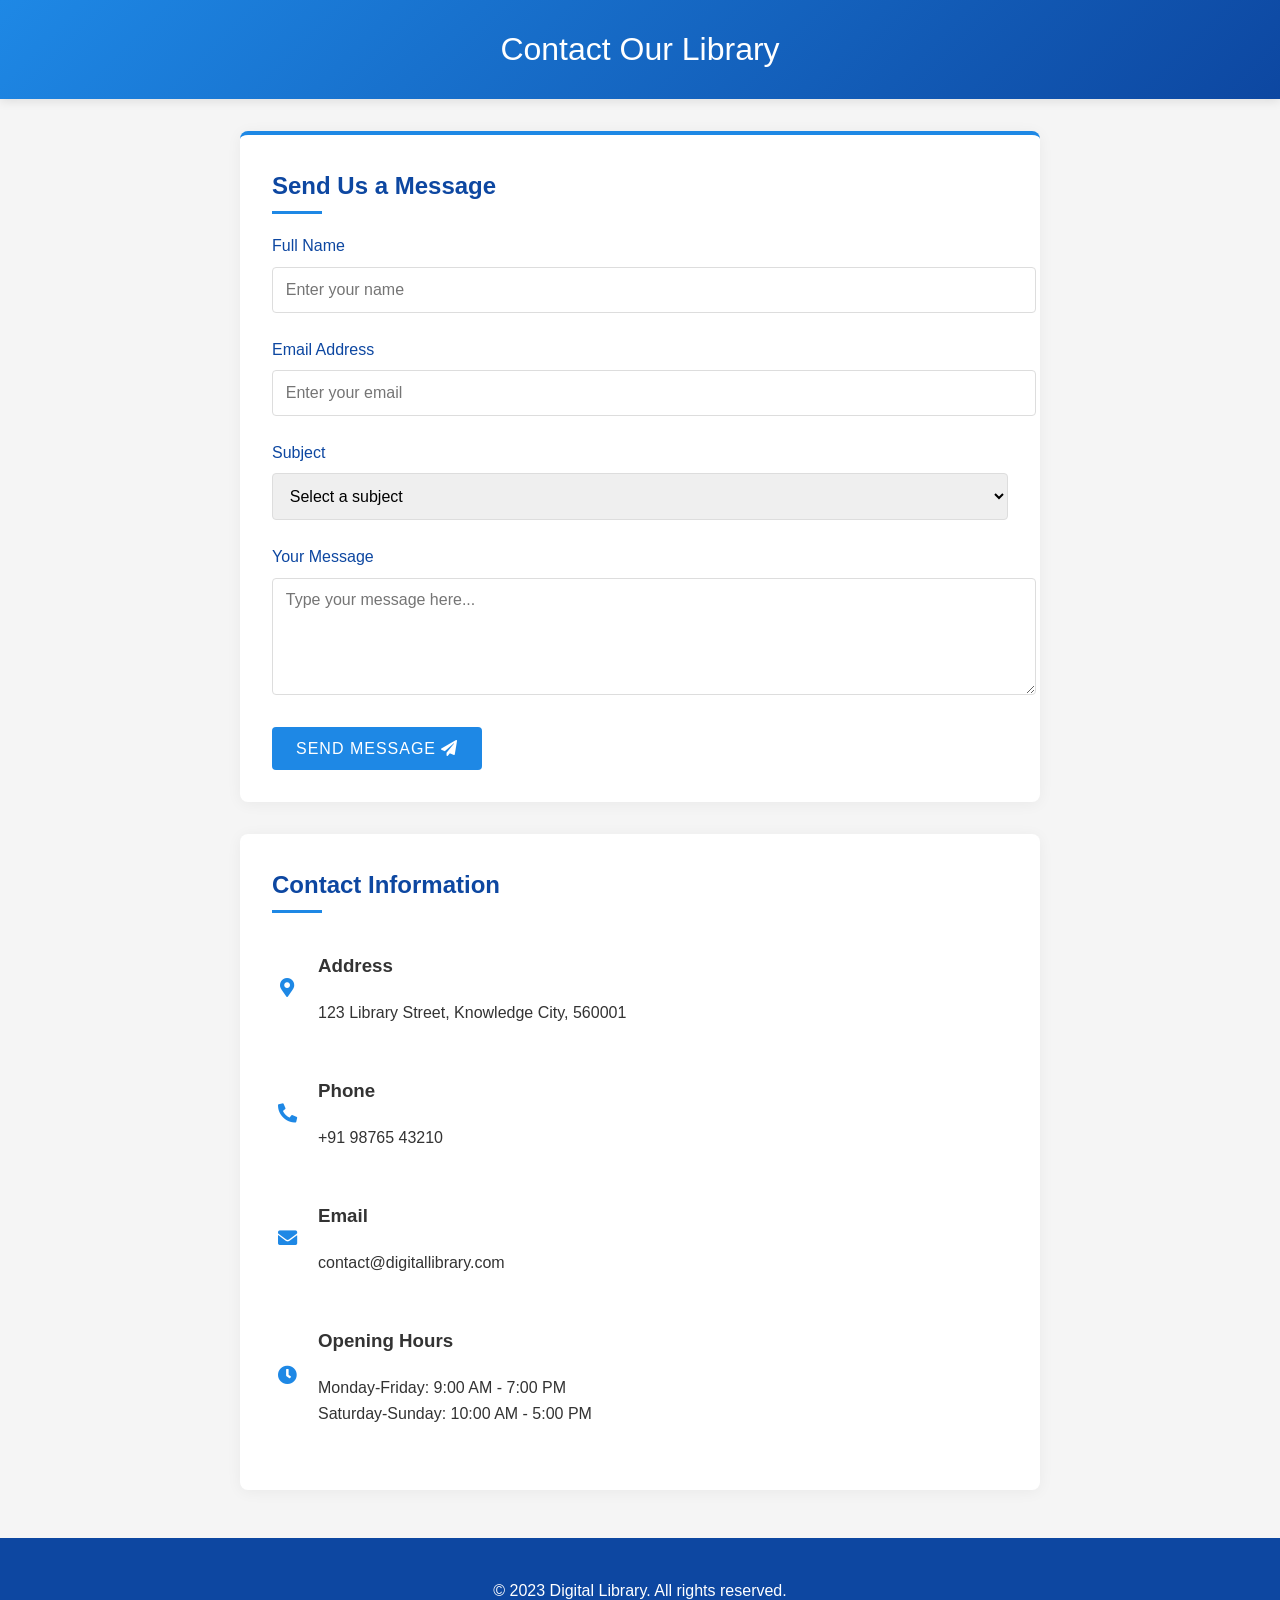
<file: contact.html>
<!DOCTYPE html>
<html lang="en">
<head>
    <meta charset="UTF-8">
    <meta name="viewport" content="width=device-width, initial-scale=1.0">
    <title>Contact Us | Digital Library</title>
    <style>
        :root {
            --primary-blue: #1e88e5;
            --dark-blue: #0d47a1;
            --light-blue: #bbdefb;
            --white: #ffffff;
            --gray: #f5f5f5;
        }
        
        body {
            font-family: 'Segoe UI', Tahoma, Geneva, Verdana, sans-serif;
            margin: 0;
            padding: 0;
            background-color: var(--gray);
            color: #333;
            line-height: 1.6;
        }
        
        header {
            background: linear-gradient(135deg, var(--primary-blue), var(--dark-blue));
            color: var(--white);
            padding: 1.5rem 2rem;
            text-align: center;
            box-shadow: 0 2px 10px rgba(0,0,0,0.1);
        }
        
        .container {
            max-width: 800px;
            margin: 2rem auto;
            padding: 0 1.5rem;
        }
        
        .contact-form {
            background: var(--white);
            padding: 2rem;
            border-radius: 8px;
            box-shadow: 0 2px 15px rgba(0,0,0,0.05);
            border-top: 4px solid var(--primary-blue);
        }
        
        .form-group {
            margin-bottom: 1.5rem;
        }
        
        label {
            display: block;
            margin-bottom: 0.5rem;
            color: var(--dark-blue);
            font-weight: 500;
        }
        
        input, textarea, select {
            width: 100%;
            padding: 0.8rem;
            border: 1px solid #ddd;
            border-radius: 4px;
            font-family: inherit;
            font-size: 1rem;
            transition: border 0.3s;
        }
        
        input:focus, textarea:focus, select:focus {
            outline: none;
            border-color: var(--primary-blue);
            box-shadow: 0 0 0 3px rgba(30, 136, 229, 0.2);
        }
        
        .btn {
            background-color: var(--primary-blue);
            color: white;
            border: none;
            padding: 0.8rem 1.5rem;
            border-radius: 4px;
            cursor: pointer;
            font-size: 1rem;
            transition: all 0.3s;
            text-transform: uppercase;
            letter-spacing: 1px;
            font-weight: 500;
        }
        
        .btn:hover {
            background-color: var(--dark-blue);
            transform: translateY(-2px);
        }
        
        .contact-info {
            background: var(--white);
            padding: 2rem;
            margin-top: 2rem;
            border-radius: 8px;
            box-shadow: 0 2px 15px rgba(0,0,0,0.05);
        }
        
        .info-item {
            display: flex;
            align-items: center;
            margin-bottom: 1rem;
        }
        
        .info-item i {
            color: var(--primary-blue);
            margin-right: 1rem;
            font-size: 1.2rem;
            width: 30px;
            text-align: center;
        }
        
        footer {
            background: var(--dark-blue);
            color: var(--white);
            text-align: center;
            padding: 1.5rem;
            margin-top: 3rem;
        }
        
        h1 {
            margin: 0;
            font-weight: 500;
        }
        
        h2 {
            color: var(--dark-blue);
            margin-top: 0;
            position: relative;
            padding-bottom: 0.5rem;
        }
        
        h2:after {
            content: '';
            position: absolute;
            left: 0;
            bottom: 0;
            width: 50px;
            height: 3px;
            background: var(--primary-blue);
        }
    </style>
    <link rel="stylesheet" href="https://cdnjs.cloudflare.com/ajax/libs/font-awesome/5.15.3/css/all.min.css">
</head>
<body>
    <header>
        <h1>Contact Our Library</h1>
    </header>
    
    <div class="container">
        <div class="contact-form">
            <h2>Send Us a Message</h2>
            <form>
                <div class="form-group">
                    <label for="name">Full Name</label>
                    <input type="text" id="name" placeholder="Enter your name" required>
                </div>
                
                <div class="form-group">
                    <label for="email">Email Address</label>
                    <input type="email" id="email" placeholder="Enter your email" required>
                </div>
                
                <div class="form-group">
                    <label for="subject">Subject</label>
                    <select id="subject" required>
                        <option value="" disabled selected>Select a subject</option>
                        <option value="membership">Membership Inquiry</option>
                        <option value="book">Book Availability</option>
                        <option value="event">Event Information</option>
                        <option value="other">Other</option>
                    </select>
                </div>
                
                <div class="form-group">
                    <label for="message">Your Message</label>
                    <textarea id="message" rows="5" placeholder="Type your message here..." required></textarea>
                </div>
                
                <button type="submit" class="btn">Send Message <i class="fas fa-paper-plane"></i></button>
            </form>
        </div>
        
        <div class="contact-info">
            <h2>Contact Information</h2>
            
            <div class="info-item">
                <i class="fas fa-map-marker-alt"></i>
                <div>
                    <h3>Address</h3>
                    <p>123 Library Street, Knowledge City, 560001</p>
                </div>
            </div>
            
            <div class="info-item">
                <i class="fas fa-phone-alt"></i>
                <div>
                    <h3>Phone</h3>
                    <p>+91 98765 43210</p>
                </div>
            </div>
            
            <div class="info-item">
                <i class="fas fa-envelope"></i>
                <div>
                    <h3>Email</h3>
                    <p>contact@digitallibrary.com</p>
                </div>
            </div>
            
            <div class="info-item">
                <i class="fas fa-clock"></i>
                <div>
                    <h3>Opening Hours</h3>
                    <p>Monday-Friday: 9:00 AM - 7:00 PM<br>
                    Saturday-Sunday: 10:00 AM - 5:00 PM</p>
                </div>
            </div>
        </div>
    </div>
    
    <footer>
        <p>© 2023 Digital Library. All rights reserved.</p>
    </footer>
</body>
</html>
</file>
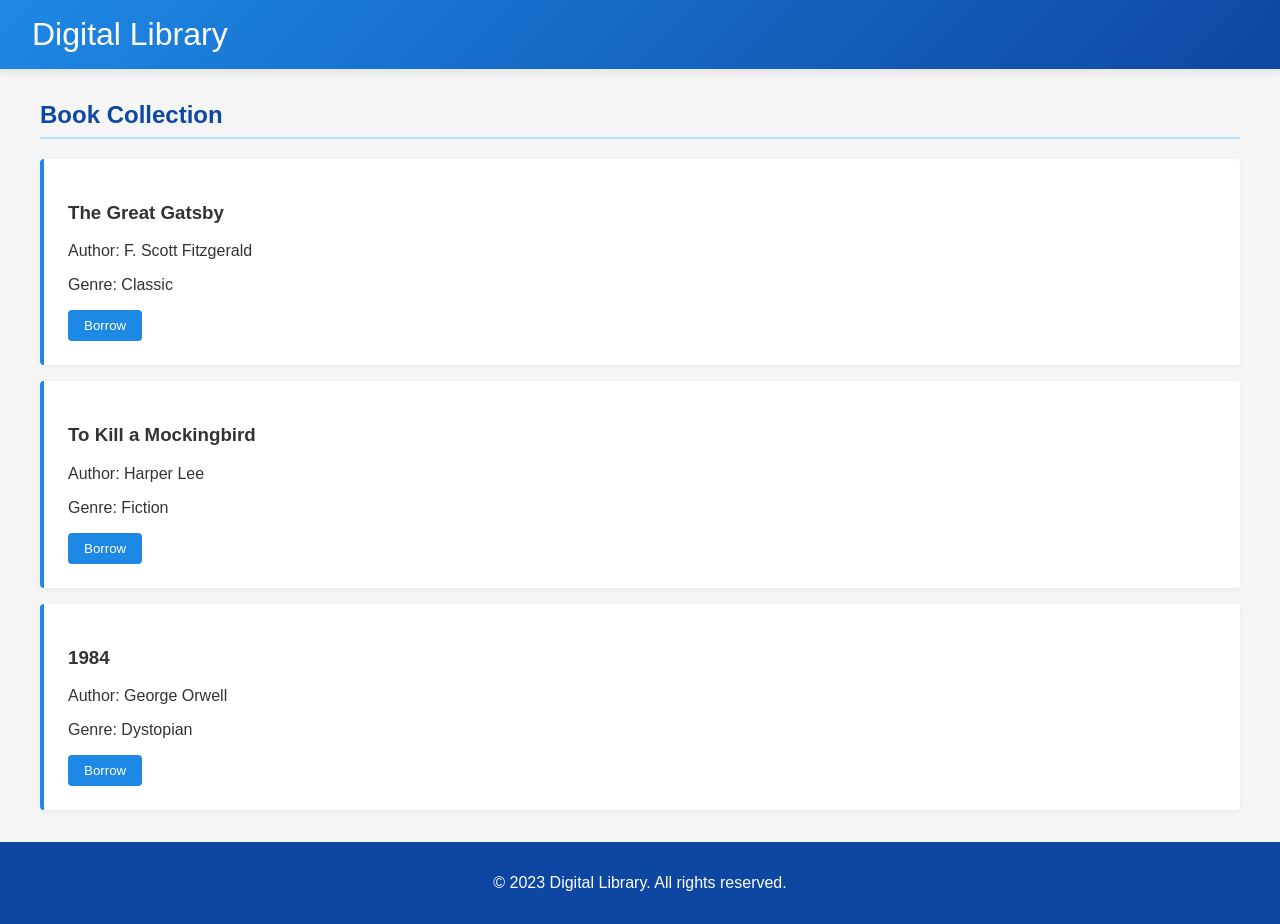
<file: library.html>
<!DOCTYPE html>
<html lang="en">
<head>
    <meta charset="UTF-8">
    <meta name="viewport" content="width=device-width, initial-scale=1.0">
    <title>Digital Library</title>
    <style>
        :root {
            --primary-blue: #1e88e5;
            --dark-blue: #0d47a1;
            --light-blue: #bbdefb;
            --white: #ffffff;
            --gray: #f5f5f5;
        }
        
        body {
            font-family: 'Segoe UI', Tahoma, Geneva, Verdana, sans-serif;
            margin: 0;
            padding: 0;
            background-color: var(--gray);
            color: #333;
        }
        
        header {
            background: linear-gradient(135deg, var(--primary-blue), var(--dark-blue));
            color: var(--white);
            padding: 1rem 2rem;
            box-shadow: 0 2px 10px rgba(0,0,0,0.1);
        }
        
        .container {
            max-width: 1200px;
            margin: 2rem auto;
            padding: 0 1rem;
        }
        
        .book-card {
            background: var(--white);
            border-left: 4px solid var(--primary-blue);
            border-radius: 4px;
            padding: 1.5rem;
            margin-bottom: 1rem;
            box-shadow: 0 2px 5px rgba(0,0,0,0.05);
            transition: transform 0.2s;
        }
        
        .book-card:hover {
            transform: translateY(-3px);
            box-shadow: 0 5px 15px rgba(30, 136, 229, 0.1);
        }
        
        h1 {
            margin: 0;
            font-weight: 500;
        }
        
        h2 {
            color: var(--dark-blue);
            border-bottom: 2px solid var(--light-blue);
            padding-bottom: 0.5rem;
        }
        
        .btn {
            background-color: var(--primary-blue);
            color: white;
            border: none;
            padding: 0.5rem 1rem;
            border-radius: 4px;
            cursor: pointer;
            transition: background 0.3s;
        }
        
        .btn:hover {
            background-color: var(--dark-blue);
        }
        
        footer {
            background: var(--dark-blue);
            color: var(--white);
            text-align: center;
            padding: 1rem;
            margin-top: 2rem;
        }
    </style>
</head>
<body>
    <header>
        <h1>Digital Library</h1>
    </header>
    
    <div class="container">
        <h2>Book Collection</h2>
        
        <div class="book-card">
            <h3>The Great Gatsby</h3>
            <p>Author: F. Scott Fitzgerald</p>
            <p>Genre: Classic</p>
            <button class="btn">Borrow</button>
        </div>
        
        <div class="book-card">
            <h3>To Kill a Mockingbird</h3>
            <p>Author: Harper Lee</p>
            <p>Genre: Fiction</p>
            <button class="btn">Borrow</button>
        </div>
        
        <div class="book-card">
            <h3>1984</h3>
            <p>Author: George Orwell</p>
            <p>Genre: Dystopian</p>
            <button class="btn">Borrow</button>
        </div>
    </div>
    
    <footer>
        <p>© 2023 Digital Library. All rights reserved.</p>
    </footer>
</body>
</html>
</file>
